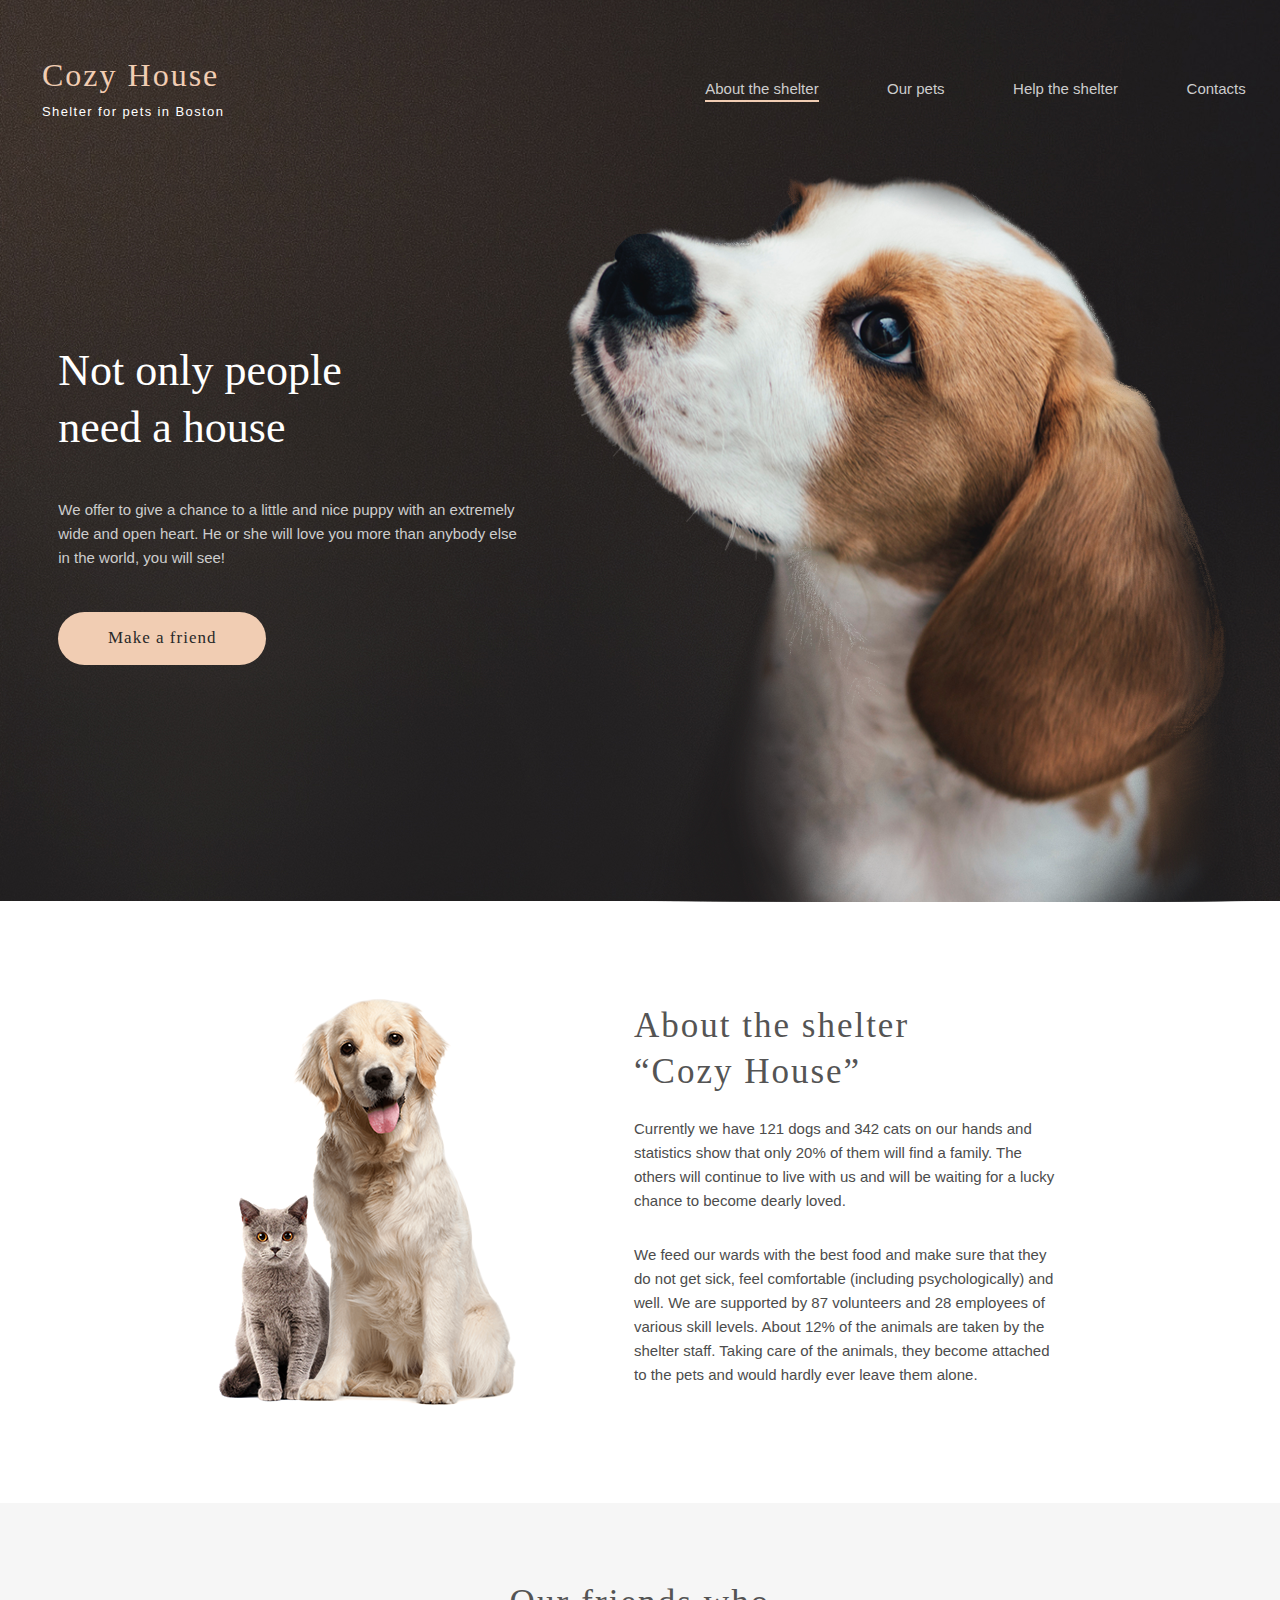
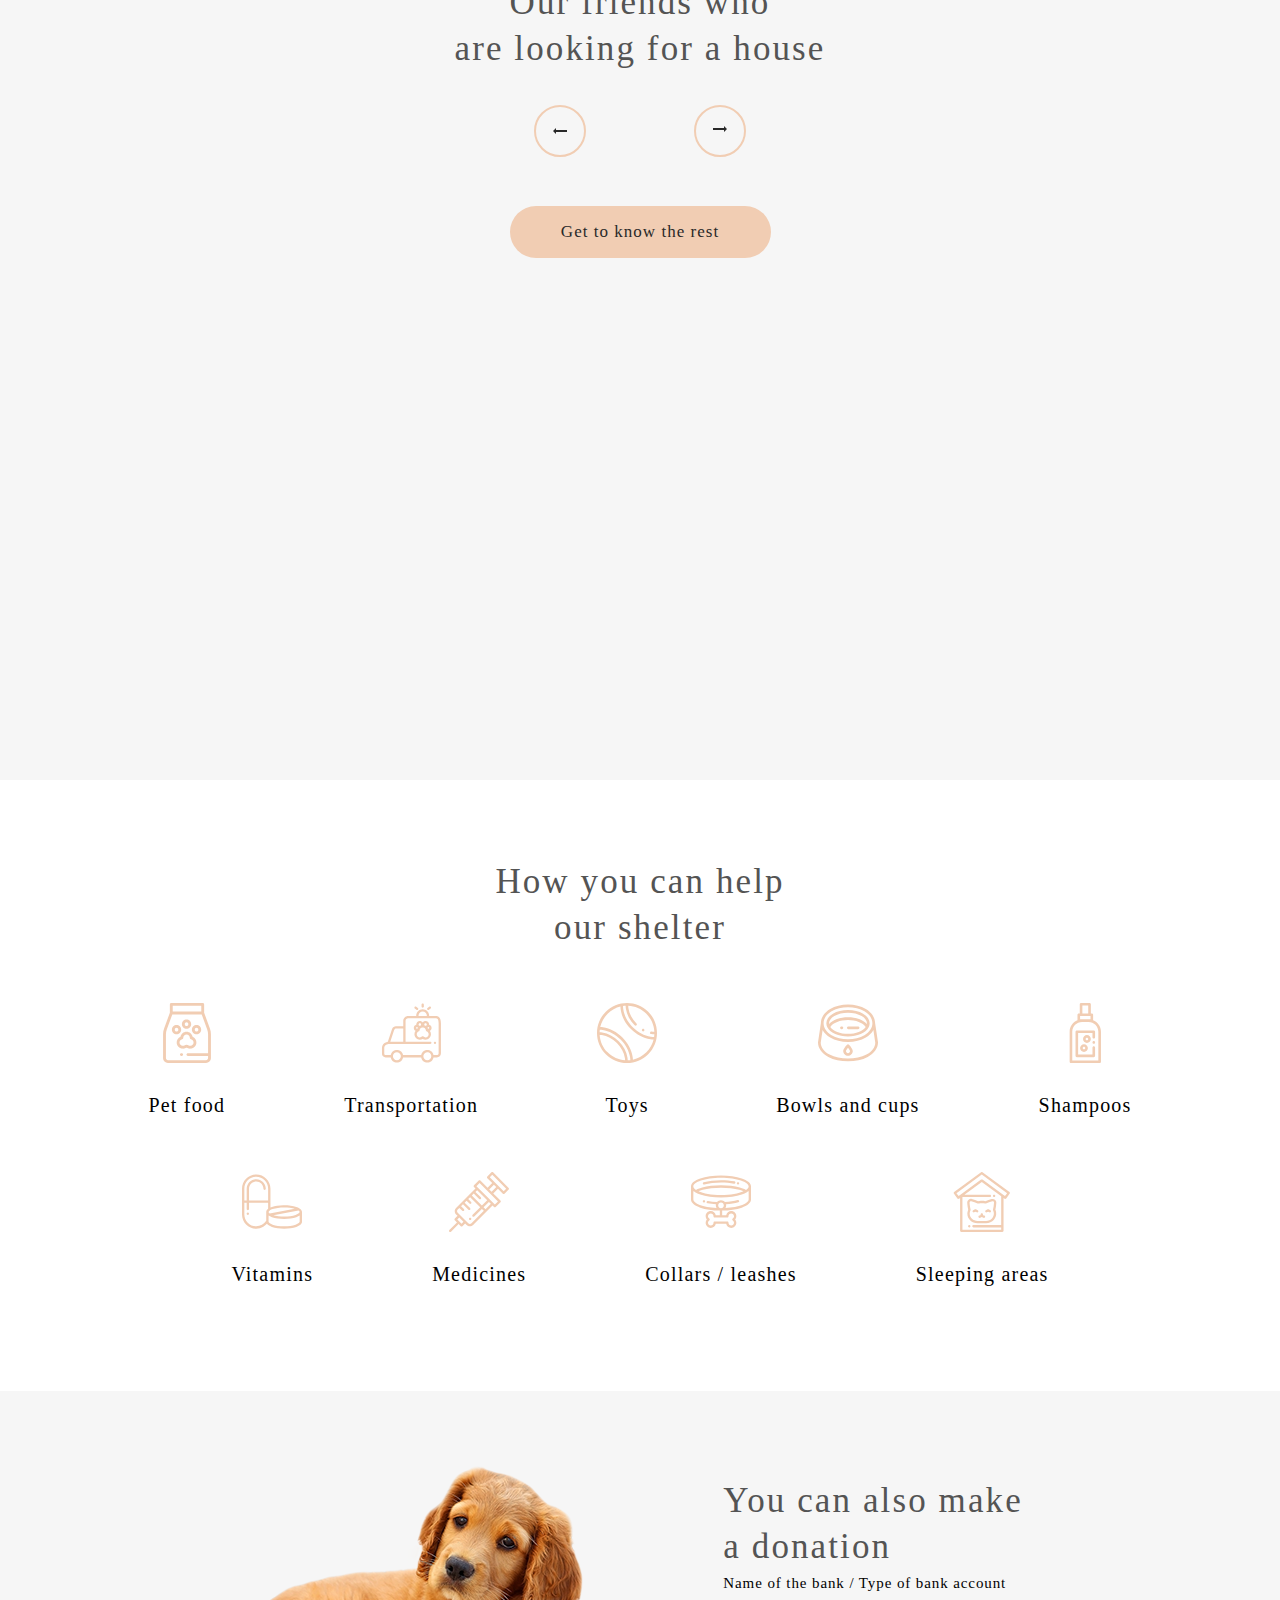
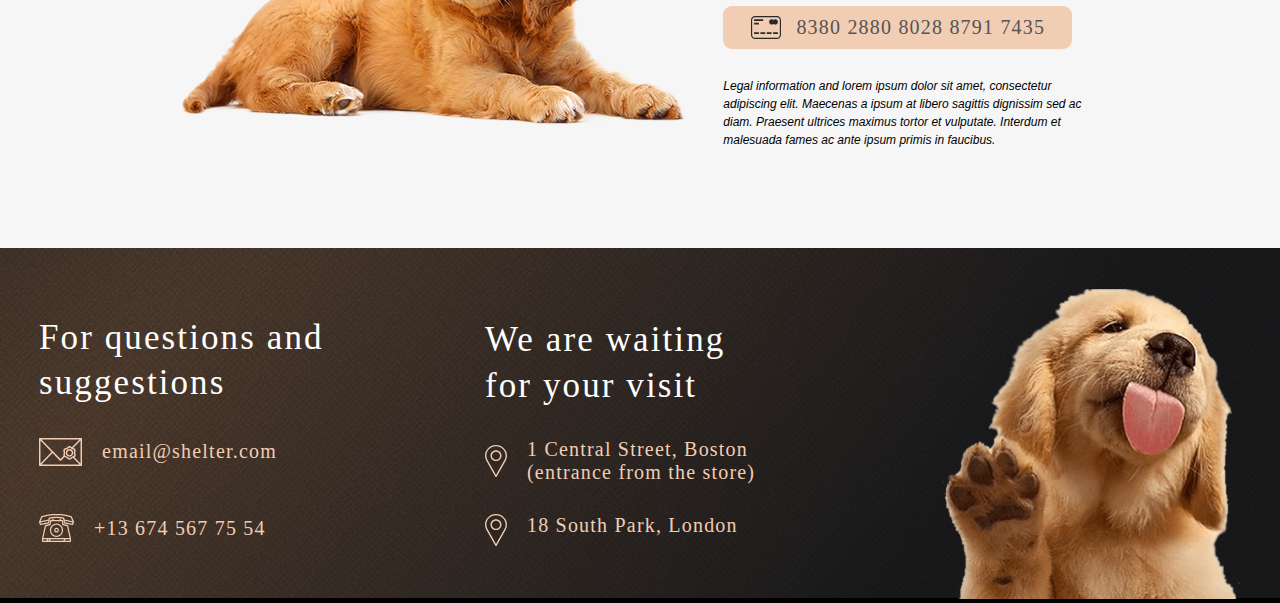
<file: pages/main/index.html>
<!DOCTYPE html>
<html lang="en">

<head>
    <meta charset="UTF-8" content="width=device-width, initial-scale=1.0">
    <title>Shelter</title>
    <link rel="stylesheet" href="../modal/style.css">
    <link rel="stylesheet" href="style.css">
    
</head>

<body>
    <div id="main">
        <header id="header">
            <nav>
                    <div id="logo" class="topcol1">
                        <a href="https://ana-kobakhidze.github.io/shelter/pages/main/index.html">
                            <h1>Cozy House</h1>
                            <h5>Shelter for pets in Boston</h5>
                        </a>
                    </div>
                    <div id="sideBar-icon" class="topcol2" >
                        <div class="lines"></div>
                        <div class="lines"></div>
                        <div class="lines"></div>
                    </div>
                    <div id="sideBar">
                    <div id="sideBar-logo">
                        <a href="https://ana-kobakhidze.github.io/shelter/pages/main/index.html">
                            <h1>Cozy House</h1>
                            <h5>Shelter for pets in Boston</h5>
                        </a>
                    </div>
                    <div id="sideBar-links">
                    <ul>
                        <li class="list item1">
                            <a class="active" href="https://ana-kobakhidze.github.io/shelter/pages/main/index.html#about">About the shelter</a>
                        </li>
                        <li class="list item2">
                            <a href="https://ana-kobakhidze.github.io/shelter/pages/pets/index.html">Our pets</a>
                        </li>
                        <li class="list item3">
                            <a href="https://ana-kobakhidze.github.io/shelter/pages/main/index.html#help">Help the shelter</a>
                        </li>
                        <li class="list item4">
                            <a href="https://ana-kobakhidze.github.io/shelter/pages/main/index.html#footer">Contacts</a>
                        </li>
                    </ul>
                </div>
                    </div>
                    <ul id="navLinks" class="topcol3">
                    <li class="list item1">
                        <a class="active" href="https://ana-kobakhidze.github.io/shelter/pages/main/index.html#about">About the shelter</a>
                    </li>
                    <li class="list item2">
                        <a href="https://ana-kobakhidze.github.io/shelter/pages/pets/index.html">Our pets</a>
                    </li>
                    <li class="list item3">
                        <a href="https://ana-kobakhidze.github.io/shelter/pages/main/index.html#help">Help the shelter</a>
                    </li>
                    <li class="list item4">
                        <a href="https://ana-kobakhidze.github.io/shelter/pages/main/index.html#footer">Contacts</a>
                    </li>
                </ul>
            </nav>
        </header>

        <div id="notOnly">
            <div id="notOnly-textarea">
            <h2>Not only people<br> need a house</h2>
            <p>We offer to give a chance to a little and nice puppy with an extremely wide and open heart. He or she will love you more than anybody else in the world, you will see!</p>
            <a href="#pets">Make a friend</a>
            </div>
            <img id="main-image" src="../../assets/images/start-screen-puppy.png">
        </div>
        <div id="about">
            <img id="pets-image" src="../../assets/images/about-pets.png" alt="cat&dog">
            <div id="right-block">
                <h3>About the shelter “Cozy House”</h3>
                <p>Currently we have 121 dogs and 342 cats on our hands and statistics show that only 20% of them will find a family. The others will continue to live with us and will be waiting for a lucky chance to become dearly loved.</p>
                <p>We feed our wards with the best food and make sure that they do not get sick, feel comfortable (including psychologically) and well. We are supported by 87 volunteers and 28 employees of various skill levels. About 12% of the animals are
                    taken by the shelter staff. Taking care of the animals, they become attached to the pets and would hardly ever leave them alone.</p>
            </div>
        </div>
        <div id="pets">
          <h3>Our friends who <br> are looking for a house</h3>
          <div id="petsItem2">
            <div id="myModal" class="modal">
                <div class="modal-content">
                  <span class="close">&times;</span>
                  <div id="pet-details">
                  <img id="pet-image">
                  <div id="modal-info">
                  <p id="pet-name"></p>
                  <p id="pet-breed"></p>
                  <p id="pet-description"></p>
                  <ul id="info-list">
                  <li id="pet-age"></li>
                  <li id="pet-inoculations"></li>
                  <li id="pet-diseases"></li>
                  <li id="parasites"></li>
                </ul>
                </div>
                </div>
            </div>
             </div>

    <span id="moveRight" class="right-arrow"><img src="../../assets/images/Arrow.svg" alt="right-button"></span>
    <span id="moveLeft" class="left-arrow"><img src="../../assets/images/left-arrow.svg" alt="left-button"></span>
            <ul id="card-list">
            </ul>
        </div>
            <a href="https://ana-kobakhidze.github.io/shelter/pages/pets/index.html">Get to know the rest</a>
        </div>
        <div id="help">
            <h3>How you can help<br>our shelter</h3>
            <ul id="first-row">
                <li>
                    <img src="../../assets/icons/pet-food.svg" alt="food-icon">
                    <p>Pet food</p>
                </li>
                <li>
                    <img src="../../assets/icons/transportation.svg" alt="Transportation-icon">
                    <p>Transportation</p>
                </li>
                <li>
                    <img src="../../assets/icons/toys.svg" alt="Toys-icon">
                    <p>Toys</p>
                </li>
                <li>
                    <img src="../../assets/icons/bowls-and-cups.svg" alt="Bowls-icon">
                    <p>Bowls and cups</p>
                </li>
                <li>
                    <img src="../../assets/icons/shampoos.svg" alt="Shampoos-icon">
                    <p>Shampoos</p>
                </li>
                <li>
                    <img src="../../assets/icons/vitamins.svg" alt="Vitamins-icon">
                    <p>Vitamins</p>
                </li>
                <li>
                    <img src="../../assets/icons/medicines.svg" alt="Medicines-icon">
                    <p>Medicines</p>
                </li>
                <li>
                    <img src="../../assets/icons/collars-or-leashes.svg" alt="Collars-icon">
                    <p>Collars / leashes</p>
                </li>
                <li>
                    <img src="../../assets/icons/sleeping-area.svg" alt="Sleeping-icon">
                    <p>Sleeping areas</p>
                </li>
            </ul>
        </div>
        <div id="in-addition">
            <img id="puppyimg" src="../../assets/images/donation-dog.png" alt="donation-dog">
            <div id="info">
                <h3>You can also make a donation</h3>
                <h5>Name of the bank / Type of bank account</h5>
                <a href="https://ana-kobakhidze.github.io/shelter/pages/main/index.html#notOnly" id="credit-card">
                    <img src="../../assets/icons/credit-card.svg" alt="credit-card">
                    <h4>8380 2880 8028 8791 7435</h4>
                </a>
                <p>Legal information and lorem ipsum dolor sit amet, consectetur adipiscing elit. Maecenas a ipsum at libero sagittis dignissim sed ac diam. Praesent ultrices maximus tortor et vulputate. Interdum et malesuada fames ac ante ipsum primis in
                    faucibus.
                </p>
            </div>
        </div>

        <footer id="footer">
            <div id="first-col">
                <h3 id="first-header">For questions and suggestions</h3>
                <a href="mailto:test@test.com" id="footer-first-row">
                    <img src="../../assets/icons/mail.svg" alt="mail-icon">
                    <h4>email@shelter.com</h4>
                </a>
                <a href="tel:+136745677554" id="footer-second-row">
                    <img src="../../assets/icons/phone.svg " alt="phone-icon ">
                    <h4>+13 674 567 75 54</h4>
                </a>
            </div>
            <div id="second-col">
                <h3 id="second-header">We are waiting for your visit</h3>
                <a href="https://goo.gl/maps/izc9oMzQBYgoMtQ8A" id="first-pin" target="_blank">
                    <img src="../../assets/icons/pin.svg" alt="pin-icon">
                    <h4>1 Central Street, Boston (entrance from the store)</h4>
                </a>
                <a href="https://goo.gl/maps/te8WfHMeorqpXWc86" id="second-pin" target="_blank">
                    <img src="../../assets/icons/pin.svg" alt="pin-icon">
                    <h4>18 South Park, London</h4>
                </a>
            </div>
            <img id="footer-puppy" src="../../assets/images/footer-puppy.png" alt="puppy">
        </footer>
    </div>
    <script src="../modal/script.js"></script>
    <script src="script.js"></script>
</body>

</html>
</file>
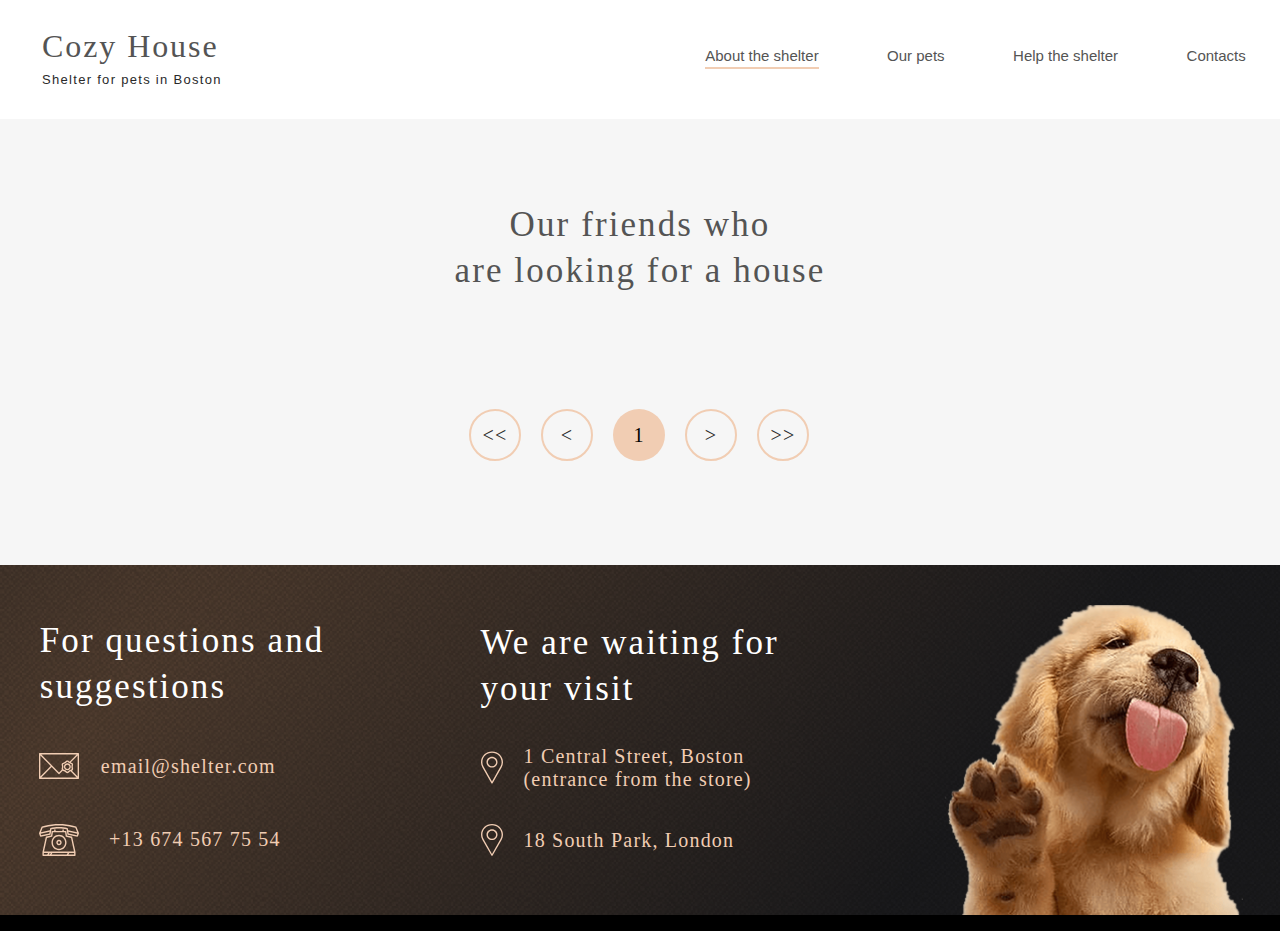
<file: pages/pets/index.html>
<!DOCTYPE html>
<html lang="en">

<head>
    <meta charset="UTF-8">
    <title>Shelter</title>
    <link rel="stylesheet" href="../modal/style.css">
    <link rel="stylesheet" href="style.css">
</head>

<body>
    <header id="header">
        <nav>
                <div id="logo" class="topcol1">
                    <a href="https://ana-kobakhidze.github.io/shelter/pages/main/index.html">
                        <h1>Cozy House</h1>
                        <h5>Shelter for pets in Boston</h5>
                    </a>
                </div>
                <div id="sideBar-icon" class="topcol2" >
                    <div class="lines"></div>
                    <div class="lines"></div>
                    <div class="lines"></div>
                </div>
                <div id="sideBar">
                <div id="sideBar-logo">
                    <a href="https://ana-kobakhidze.github.io/shelter/pages/main/index.html">
                        <h1>Cozy House</h1>
                        <h5>Shelter for pets in Boston</h5>
                    </a>
                </div>
                <div id="sideBar-links">
                <ul>
                    <li class="list item1">
                        <a class="active" href="https://ana-kobakhidze.github.io/shelter/pages/main/index.html#about">About the shelter</a>
                    </li>
                    <li class="list item2">
                        <a href="https://ana-kobakhidze.github.io/shelter/pages/pets/index.html">Our pets</a>
                    </li>
                    <li class="list item3">
                        <a href="https://ana-kobakhidze.github.io/shelter/pages/main/index.html#help">Help the shelter</a>
                    </li>
                    <li class="list item4">
                        <a href="https://ana-kobakhidze.github.io/shelter/pages/main/index.html#footer">Contacts</a>
                    </li>
                </ul>
            </div>
                </div>
                <ul id="navLinks" class="topcol3">
                <li class="list item1">
                    <a class="active" href="https://ana-kobakhidze.github.io/shelter/pages/main/index.html#about">About the shelter</a>
                </li>
                <li class="list item2">
                    <a href="https://ana-kobakhidze.github.io/shelter/pages/pets/index.html">Our pets</a>
                </li>
                <li class="list item3">
                    <a href="https://ana-kobakhidze.github.io/shelter/pages/main/index.html#help">Help the shelter</a>
                </li>
                <li class="list item4">
                    <a href="https://ana-kobakhidze.github.io/shelter/pages/main/index.html#footer">Contacts</a>
                </li>
            </ul>
        </nav>
    </header>
    <div id="pets-block">
        <h3 id="pets-block-title">Our friends who <br> are looking for a house</h3>
        <div id="myModal" class="modal">
            <div class="modal-content">
              <span class="close">&times;</span>
              <div id="pet-details">
              <img id="pet-image">
              <div id="modal-info">
              <p id="pet-name"></p>
              <p id="pet-breed"></p>
              <p id="pet-description"></p>
              <ul id="info-list">
              <li id="pet-age"></li>
              <li id="pet-inoculations"></li>
              <li id="pet-diseases"></li>
              <li id="parasites"></li>
            </ul>
            </div>
            </div>
        </div>
         </div>
        <ul id="listCard">
        </ul>
        <div id="page-counter">
            <a href="#"><button id="firstPage" class="enabled" type="button">&lt;&lt;</button></a>
            <a href="#"> <button id="prevPage" class="enabled" type="button">&lt;</button></a>
            <button id="currentPage" class="counter" type="button">1</button>
            <a href="#"> <button id="nextPage" class="enabled" type="button">&gt;</button></a>
            <a href="#"> <button id="lastPage" class="enabled" type="button">&gt;&gt;</button></a>
        </div>
    <footer id="footer">
        <div id="first-col">
            <h3 id="first-header">For questions and suggestions</h3>
            <a href="mailto:test@test.com" id="footer-first-row">
                <img src="../../assets/icons/mail.svg" alt="mail-icon">
                <h4>email@shelter.com</h4>
            </a>
            <a href="tel:+136745677554" id="footer-second-row">
                <img src="../../assets/icons/phone.svg " alt="phone-icon ">
                <h4>+13 674 567 75 54</h4>
            </a>
        </div>
        <div id="second-col">
            <h3 id="second-header">We are waiting for your visit</h3>
            <a href="https://goo.gl/maps/izc9oMzQBYgoMtQ8A" id="first-pin" target="_blank">
                <img src="../../assets/icons/pin.svg" alt="pin-icon">
                <h4>1 Central Street, Boston (entrance from the store)</h4>
            </a>
            <a href="https://goo.gl/maps/te8WfHMeorqpXWc86" id="second-pin" target="_blank">
                <img src="../../assets/icons/pin.svg" alt="pin-icon">
                <h4>18 South Park, London</h4>
            </a>
        </div>
        <img id="footer-puppy" src="../../assets/images/footer-puppy.png" alt="puppy">
    </footer>
    <script src="../modal/script.js"></script>
    <script src="script.js"></script>
</body>

</html>
</file>
<file: pages/modal/style.css>
*{
  box-sizing: border-box;
  font-family: 'Georgia';
  font-style: normal;
  font-weight: 400;
}
.modal {
  display: none;
  position: fixed;
  z-index: 1;
  padding-top: 100px;
  left: 0;
  top: 0;
  width: 100%;
  height: 100%;
  overflow: auto;
  background-color: rgb(0, 0, 0);
  background-color: rgba(0, 0, 0, 0.4);

}

.modal-content {
  background-color: #fefefe;
  margin: auto;
  padding: 20px;
  border: 1px solid #888;
  max-width: 900px;
  border-radius: 10px;
}

.close {
  padding: 9px 15px;
  font-size: 28px;
  font-weight: bold;
  border: 2px solid #F1CDB3;
  border-radius: 100px;
  position: absolute;
  right: 348px;
  top: 51px;
}

.close:hover,
.close:focus {
  background-color: #F1CDB3;
  text-decoration: none;
  cursor: pointer;
}
#pet-details {
  display: flex;

}
#pet-image {
  width: 500px;
  height: 500px;
}
#modal-info{
  text-align: left;
  margin-left: 22px;
}
#pet-name {
  font-size: 35px;
  line-height: 130%;
  letter-spacing: 0.06em;
  color: #000000;
  margin-top: 20px;
  margin-bottom: 0;
}
#pet-breed {
  font-size: 20px;
  line-height: 115%;
  letter-spacing: 0.06em;
  color: #000000;
  margin: 0;
}
#pet-description {
  font-size: 15px;
  line-height: 110%;
  letter-spacing: 0.06em;
  color: #000000;
  margin-top: 49px;
}
#info-list{
  list-style: none;
  margin-top: 42px;
  padding: 0;
}
#info-list li::before {
  content: "\2022"; 
  color: #F1CDB3;;
  font-weight: bold; 
  display: inline-block;
  width: 1em; 

}
#info-list li{
  font-weight: 700;
  font-size: 15px;
  line-height: 110%;
  letter-spacing: 0.06em;
  color: #000000;
  margin-bottom: 10px;
}
</file>
<file: pages/main/style.css>
@font-face {
  font-family: "Georgia", "ARIAL";
  src: url("/assets/fonts/Georgia.ttf"), url("/assets/fonts/ARIAL.TTF");
}

* {
  box-sizing: border-box;
}

body {
  background: black;
  text-align: center;
  margin: auto;
  max-width: 1280px;
  overflow-x: hidden;
}

#main {
  background: url("../../assets/images/start-screen-background.jpg") no-repeat;
  max-width: 1280px;
}

#logo a {
  text-decoration: none;
}
#header {
  height: 174px;
}
header h1 {
  font-family: "Georgia", serif;
  font-style: normal;
  font-weight: 400;
  font-size: 32px;
  letter-spacing: 2px;
  line-height: 110%;
  color: #f1cdb3;
  margin-top: 36px;
  margin-bottom: 0;
}

header h5 {
  font-family: "ARIAL", sans-serif;
  letter-spacing: 1.4px;
  font-style: normal;
  font-weight: 400;
  font-size: 13px;
  margin-top: 11px;
  color: #ffffff;
}
nav {
  display: flex;
  padding: 0;
  margin: 0;
}
#navLinks {
  display: flex;
  list-style: none;
  height: 2rem;
}

#navLinks a {
  text-decoration: none;
  font-family: "Arial";
  font-style: normal;
  font-weight: 400;
  font-size: 15px;
  line-height: 160%;
  color: #cdcdcd;
}

#navLinks a:hover {
  color: #fafafa;
  padding-bottom: 3px;
  border-bottom: 2px solid #f1cdb3;
}
.topcol1 {
  flex: 3 7;
  text-align: left;
  padding: 22px 22px 22px 42px;
}
.topcol2 {
  flex: 2;
}
.topcol3 {
  flex: 3 2 2px;
  padding: 0;
  margin-top: 77px;
  display: flex;
  justify-content: space-around;
}
/* hidden side bar*/
#sideBar {
  display: none;
  flex-direction: column;
  background-color: #292929;
  transition: all 1s ease-in-out;
  width: 320px;
  z-index: 2;
  position: absolute;
  height: 100vh;
  right: -320px;
}

#sideBar-logo {
  display: none;
  padding-left: 17px;
}

#sideBar-icon {
  display: none;
  z-index: 3;
}
#sideBar-links {
  display: none;
  justify-content: center;
  margin-top: 41px;
}
.hiddenScroll {
  overflow: -moz-scrollbars-horizontal;
  overflow-y: hidden;
  overflow-x: auto;
}
#sideBar-links ul {
  list-style: none;
  padding: 0;
}
#sideBar-links li {
  margin-top: 30px;
}
#sideBar-links a {
  color: #cdcdcd;
}
.menu-overlay {
  background-color: #211f20;
  margin: 0;
  cursor: pointer;
  width: 100%;
  height: 100%;
  z-index: 1;
  opacity: 90%;
  position: absolute;
  transition: 0.5s;
  top: 0;
}
/* ------------------ */
.lines {
  width: 35px;
  height: 5px;
  background-color: #f1cdb3;
  border-radius: 10px;
  margin-bottom: 8px;
}

.active {
  color: #fafafa;
  padding-bottom: 3px;
  border-bottom: 2px solid #f1cdb3;
}
/* notOnly block flex container */
#notOnly {
  max-width: 1280px;
  height: 727px;
  display: flex;
  flex-direction: column;
  flex-wrap: wrap;
  align-content: space-around;
  padding-left: 40px;
}
#notOnly-textarea {
  display: inline-flex;
  flex-direction: column;
  padding-top: 168px;
  row-gap: 42px;
}
#notOnly h2 {
  text-align: left;
  font-family: "Georgia";
  font-style: normal;
  font-weight: 400;
  font-size: 44px;
  line-height: 130%;
  color: #ffffff;
  margin: 0;
}

#notOnly p {
  font-family: "Arial";
  font-style: normal;
  font-weight: 400;
  font-size: 15px;
  max-width: 469px;
  text-align: left;
  margin: 0;
  line-height: 160%;
  color: #cdcdcd;
}

#notOnly a {
  padding: 15px 44px;
  width: 208px;
  text-decoration: none;
  font-family: "Georgia";
  font-style: normal;
  font-weight: 400;
  font-size: 17px;
  line-height: 130%;
  color: #292929;
  letter-spacing: 0.06em;
  background: #f1cdb3;
  border-radius: 100px;
}

#notOnly a:hover {
  background: #fddcc4;
}

#main-image {
  flex-shrink: 3;
  flex-grow: 1;
  width: 698px;
  height: 728px;
}

/* about flex container */
#about {
  width: 1280px;
  height: 602px;
  display: flex;
  background-color: #ffffff;
  padding-left: 217px;
  flex-direction: column;
  flex-wrap: wrap;
  justify-content: space-around;
}

#pets-image {
  width: 300px;
  height: 408px;
}

#right-block {
  display: flex;
  flex-direction: column;
  padding-right: 99px;
}

#right-block h3 {
  width: 336px;
  height: 90px;
  font-family: "Georgia";
  font-style: normal;
  font-weight: 400;
  font-size: 35px;
  margin: 0;
  line-height: 130%;
  color: #545454;
  position: relative;
  bottom: 4px;
  letter-spacing: 2px;
  text-align: left;
}

#right-block p {
  position: relative;
  top: 5px;
  font-family: "Arial";
  font-style: normal;
  font-weight: 400;
  font-size: 15px;
  text-align: left;
  width: 430px;
  line-height: 160%;
  color: #4c4c4c;
}
/* pets block flex container */
#pets {
  width: 1280px;
  height: 877px;
  background: #f6f6f6;
  display: flex;
  flex-direction: column;
  align-items: center;
}

#pets h3 {
  font-family: "Georgia";
  font-style: normal;
  font-weight: 400;
  font-size: 35px;
  letter-spacing: 0.06em;
  line-height: 130%;
  width: 400px;
  height: 90px;
  color: #545454;
  margin-top: 77px;
}
#petsItem2 {
  display: flex;
  align-items: center;
  column-gap: 54px;
}
.right-arrow {
  border: 2px solid #f1cdb3;
  border-radius: 100px;
  padding: 11px 13px;
  cursor: pointer;
  width: 52px;
  order: 1;
  height: 52px;
}

.right-arrow:hover {
  background: #fddcc4;
}

.right-arrow img {
  cursor: pointer;
}

.left-arrow {
  width: 52px;
  height: 52px;
  border: 2px solid #f1cdb3;
  border-radius: 100px;
  padding: 13px;
}

.left-arrow:hover {
  background: #fddcc4;
  cursor: pointer;
}

.left-arrow img {
  cursor: pointer;
}

#card-list {
  display: flex;
  column-gap: 91px;
  padding: 0;
  justify-content: space-between;
  list-style: none;
  animation: fadein 2s;
}
@keyframes fadein {
  from {
    opacity: 0;
  }
  to {
    opacity: 1;
  }
}
#card-list li {
  width: 270px;
  height: 435px;
  display: flex;
  flex-direction: column;
  border-radius: 9px;
  align-items: center;
  background: #fafafa;
  justify-content: space-around;
}

#card-list li:hover {
  background: #ffffff;
  cursor: pointer;
}
.hiddenItem {
  display: flex;
}
.hiddenItemMobile {
  display: flex;
}

#card-list li h5 {
  font-family: "Georgia";
  font-style: normal;
  font-weight: 400;
  font-size: 20px;
  line-height: 23px;
  color: #545454;
  letter-spacing: 0.06em;
}

#card-list li button {
  border: 2px solid #f1cdb3;
  box-sizing: border-box;
  border-radius: 100px;
  background-color: #fafafa;
  width: 187px;
  height: 52px;
  font-family: "Georgia";
  font-style: normal;
  font-weight: 400;
  font-size: 17px;
  line-height: 130%;
  letter-spacing: 0.06em;
  color: #292929;
  margin-bottom: 24px;
}

#card-list li:hover > button {
  background: #fddcc4;
  cursor: pointer;
}

#pets a {
  background: #f1cdb3;
  border-radius: 100px;
  font-family: "Georgia";
  font-style: normal;
  font-weight: 400;
  font-size: 17px;
  line-height: 130%;
  letter-spacing: 0.06em;
  text-decoration: none;
  color: #292929;
  padding: 15px 0;
  width: 261px;
  margin-top: 49px;
  height: 52px;
}

#pets a:hover {
  background: #fddcc4;
}
/* help block flex container */
#help {
  width: 1280px;
  height: 611px;
  background: #ffffff;
  display: flex;
  flex-direction: column;
  align-items: center;
}

#help img {
  width: 60px;
  height: 60px;
}

#help h3 {
  width: 310px;
  height: 90px;
  font-family: "Georgia";
  font-style: normal;
  font-weight: 400;
  font-size: 35px;
  line-height: 130%;
  letter-spacing: 0.06em;
  color: #545454;
  padding-top: 44px;
}

#first-row {
  display: flex;
  width: 1031px;
  padding: 0;
  column-gap: 119px;
  row-gap: 46px;
  justify-content: center;
  flex-wrap: wrap;
  padding-top: 47px;
}

#first-row li {
  display: flex;
  flex-direction: column;
  align-items: center;
}

#first-row p {
  position: relative;
  top: 11px;
  font-family: "Georgia";
  font-style: normal;
  font-weight: 400;
  font-size: 20px;
  line-height: 115%;
  text-align: center;
  letter-spacing: 0.06em;
}

#in-addition {
  padding-left: 145px;
  width: 1280px;
  height: 462px;
  background: #f6f6f6;
  padding-bottom: 54px;
  display: flex;
  justify-content: space-evenly;
  align-items: center;
  padding-right: 140px;
}

#info img {
  width: 505px;
  height: 261px;
}
#puppyimg {
  width: 505px;
  height: 261px;
}

#info {
  display: flex;
  flex-direction: column;
  justify-content: space-around;
  height: 298px;
  margin-top: 49px;
}

#info h3 {
  width: 300px;
  height: 79px;
  font-family: "Georgia";
  font-style: normal;
  font-weight: 400;
  font-size: 35px;
  line-height: 130%;
  letter-spacing: 0.06em;
  text-align: left;
  color: #545454;
  margin: 0;
}

#info h5 {
  position: relative;
  top: 2px;
  font-family: "Georgia";
  font-style: normal;
  font-weight: 400;
  font-size: 15px;
  line-height: 110%;
  letter-spacing: 0.06em;
  text-align: left;
  margin: 0;
}

#credit-card {
  display: flex;
  background: #f1cdb3;
  border-radius: 9px;
  width: 349px;
  height: 43px;
  align-items: center;
  justify-content: center;
  text-decoration: none;
}

#credit-card:hover {
  background: #fddcc4;
  cursor: pointer;
}

#credit-card h4 {
  position: relative;
  left: 8px;
  font-family: "Georgia";
  font-style: normal;
  font-weight: 400;
  font-size: 20px;
  line-height: 115%;
  letter-spacing: 0.06em;
  color: #545454;
}

#credit-card img {
  position: relative;
  top: 0;
  right: 7px;
  width: 30px;
  height: 23px;
}

#info p {
  width: 380px;
  height: 72px;
  text-align: left;
  font-family: "Arial";
  font-style: italic;
  font-weight: 400;
  font-size: 12px;
  line-height: 18px;
}

#footer {
  background: url(../../assets/images/footer-gradient-background.png);
  width: 1280px;
  height: 350px;
  position: relative;
  bottom: 5px;
  display: flex;
  align-items: center;
  column-gap: 146px;
  justify-content: center;
}

#first-col {
  display: flex;
  padding-left: 0;
  flex-direction: column;
  justify-content: space-around;
}

#footer-first-row {
  display: flex;
  text-decoration: none;
  justify-content: flex-start;
  column-gap: 20px;
  align-items: center;
}

#footer-second-row {
  display: flex;
  text-decoration: none;
  justify-content: flex-start;
  column-gap: 20px;
  align-items: center;
}

#first-header {
  font-family: "Georgia";
  font-style: normal;
  font-weight: 400;
  font-size: 35px;
  line-height: 130%;
  letter-spacing: 0.06em;
  color: #ffffff;
  text-align: left;
  width: 300px;
  margin-bottom: 8px;
}

#first-col h4 {
  font-family: "Georgia";
  font-style: normal;
  font-weight: 400;
  font-size: 20px;
  line-height: 115%;
  letter-spacing: 0.06em;
  color: #f1cdb3;
}
#first-col img {
  height: 28px;
}

#second-col {
  text-align: left;
  display: flex;
  flex-direction: column;
  justify-content: space-around;
  row-gap: 30px;
  width: 310px;
  padding-top: 17px;
}

#second-header {
  font-family: "Georgia";
  font-style: normal;
  font-weight: 400;
  font-size: 35px;
  line-height: 130%;
  letter-spacing: 0.06em;
  color: #ffffff;
  width: 273px;
  margin: 0;
}

#first-pin {
  display: flex;
  text-decoration: none;
  align-items: center;
  column-gap: 20px;
  width: 299px;
}
#first-pin img {
  width: 22px;
  height: 32px;
}

#second-pin {
  display: flex;
  column-gap: 20px;
  text-decoration: none;
}

#second-col h4 {
  font-family: "Georgia";
  font-style: normal;
  font-weight: 400;
  font-size: 20px;
  line-height: 115%;
  width: 300px;
  letter-spacing: 0.06em;
  color: #f1cdb3;
  margin: 0;
}

#footer-puppy {
  width: 300px;
  margin-top: 42px;
  height: 310px;
}

@media screen and (max-width: 767.9px) {
  body {
    max-width: 768px;
  }
  #main {
    background-size: 768px 1165px;
    max-width: 768px;
  }
  #header {
    height: 114px;
  }
  #navLinks {
    display: none;
  }
  #sideBar-icon {
    flex: 1 7;
    display: flex;
    flex-direction: column;
    align-items: flex-end;
    cursor: pointer;
    flex-direction: column;
    align-items: center;
    cursor: pointer;
    padding-right: 14px;
    margin-top: 45px;
    /* margin-left: 413px; */
    justify-content: center;
  }

  #header {
    height: 91px;
  }
  .topcol1 {
    flex-shrink: 2;
    flex-grow: 8;
    padding: 0 0 0 28px;
  }

  header h5 {
    margin: 0;
    line-height: 19px;
  }
  .topcol2 {
    display: flex;
    flex-direction: column;
    align-items: flex-end;
    height: 39px;
    padding-right: 30px;
    cursor: pointer;
  }
  .topcol3 {
    display: none;
  }
  nav a {
    font-family: "Arial";
    font-style: normal;
    font-weight: 400;
    font-size: 32px;
    line-height: 160%;
    display: flex;
    text-decoration: none;
    flex-direction: column;
  }
  .lines {
    width: 28px;
    height: 2px;
    background-color: #f1cdb3;
    border-radius: 10px;
    margin-bottom: 8px;
  }

  #notOnly {
    flex-wrap: nowrap;
    align-items: center;
    height: 1074px;
    max-width: 768px;
  }
  #notOnly-textarea {
    padding-top: 62px;
    row-gap: 38px;
  }
  #notOnly h2 {
    margin-right: 119px;
    padding: 0;
  }
  #notOnly p {
    padding: 0;
    width: 462px;
  }
  #notOnly a {
    margin-top: 4px;
    margin-left: 122px;
  }
  #main-image {
    width: 569px;
    height: 593px;
    margin-top: 102px;
    margin-left: 125px;
  }
  #about {
    width: 768px;
    height: 1053px;
    align-items: center;
    padding-left: 99px;
    padding-top: 48px;
  }
  #pets-image {
    order: 1;
    margin-bottom: 65px;
    margin-right: 103px;
  }
  #pets {
    width: 768px;
  }
  #petsItem2 {
    column-gap: 12px;
  }
  #card-list {
    column-gap: 45px;
  }
  #card-list .hiddenItem {
    display: none;
  }
  #pets a {
    margin-top: 44px;
  }
  #help {
    width: 768px;
    height: 773px;
  }
  #first-row {
    width: 768px;
    column-gap: 64px;
  }
  #first-row li {
    width: 166px;
  }
  #in-addition {
    width: 768px;
    height: 789px;
    flex-direction: column;
    padding-bottom: 0;
  }
  #info img {
    order: 1;
    margin-bottom: 20px;
  }
  #puppyimg {
    order: 1;
    margin-bottom: 20px;
  }
  #info {
    row-gap: 20px;
    height: 277px;
    margin-top: 0;
  }
  #info h3 {
    margin: 0;
  }
  #credit-card img {
    top: 10px;
    right: 281px;
  }
  #credit-card h4 {
    left: 39px;
  }
  #info p {
    margin-top: 0;
    top: 0;
  }
  #footer {
    width: 768px;
    height: 639px;
    column-gap: 44px;
    flex-wrap: wrap;
    background-size: inherit;
  }
}

@media (max-width: 320px) {
  body {
    max-width: 320px;
  }

  .topcol1 {
    padding: 0 0 0 10px;
  }
  #notOnly {
    height: 734px;
  }
  #notOnly-textarea {
    padding-top: 24px;
    row-gap: 0px;
    align-items: center;
  }
  #notOnly h2 {
    text-align: center;
    font-size: 25px;
    margin: 0;
    margin-top: 36px;
    height: 107px;
    letter-spacing: 0.06em;
  }
  #notOnly p {
    text-align: center;
    max-width: 301px;
  }
  #notOnly a {
    margin-top: 38px;
    margin-left: 5px;
  }
  #main-image {
    width: 260px;
    height: 272px;
    margin-top: 107px;
    margin-left: 55px;
  }
  #about {
    width: 320px;
    height: 974px;
    text-align: center;
    padding: 0;
    flex-wrap: wrap;
  }
  #pets-image {
    width: 260px;
    height: 353.6px;
    margin-right: 115px;
    margin-bottom: 19px;
  }
  #right-block {
    align-items: center;
    row-gap: 22px;
  }
  #right-block h3 {
    font-size: 25px;
    line-height: 130%;
    text-align: center;
    width: 321px;
    padding: 23px 19px 0 24px;
    letter-spacing: 0.06em;
  }
  #right-block p {
    width: 269px;
    margin: 0;
    text-align: justify;
  }
  #pets {
    width: 320px;
    height: 789px;
  }
  #card-list .hiddenItemMobile {
    display: none;
  }
  #pets h3 {
    letter-spacing: 0.06em;
    font-size: 25px;
    line-height: 130%;
    margin-top: 42px;
    margin-bottom: 0;
  }
  .right-arrow {
    order: 2;
  }
  .left-arrow {
    order: 1;
  }
  #petsItem2 {
    justify-content: center;
    flex-wrap: wrap;
    column-gap: 83px;
    row-gap: 5px;
  }
  #pets a {
    margin-top: 42px;
  }
  #help {
    width: 320px;
    height: 748px;
  }
  #help h3 {
    font-size: 25px;
    line-height: 130%;
    letter-spacing: 0.06em;
    margin-top: 0px;
  }
  #first-row {
    width: 350px;
    column-gap: 0px;
    row-gap: 24px;
    margin-top: 35px;
    padding-top: 0;
    justify-content: flex-start;
  }
  #first-row p {
    font-size: 15px;
  }
  #first-row li {
    width: 170px;
  }
  #help img {
    width: 50px;
    height: 50px;
  }
  #first-row p {
    font-size: 15px;
    letter-spacing: 0.06em;
    margin-top: 11px;
  }
  #in-addition {
    width: 320px;
    height: 549px;
    padding-right: 0;
    padding-left: 0;
  }
  #info {
    align-items: center;
  }
  #info h3 {
    text-align: center;
    letter-spacing: 0.06em;
    font-size: 25px;
    line-height: 130%;
    width: 225px;
  }
  #info h5 {
    letter-spacing: 0;
  }
  #credit-card {
    width: 280px;
  }
  #info p {
    width: 278px;
    text-align: justify;
    margin: 10px;
  }
  #info img {
    right: 213px;
  }
  #puppyimg {
    width: 260px;
    height: 135.2px;
    margin-bottom: 10px;
  }
  #credit-card h4 {
    font-size: 15px;
  }
  #footer {
    width: 320px;
    height: 813px;
  }
  #footer-puppy {
    width: 260px;
    height: 269px;
    margin-top: 63px;
  }
  #footer h3 {
    font-size: 25px;
    text-align: center;
  }
  #footer a {
    font-size: 20px;
    justify-content: center;
  }
  #second-col {
    align-items: center;
  }
  #second-col h4 {
    width: 257px;
  }
}
</file>
<file: pages/pets/style.css>
@font-face {
  font-family: "Georgia", "ARIAL";
  src: url("/assets/fonts/Georgia.ttf"), url("/assets/fonts/ARIAL.TTF");
}
*{
  text-decoration: none;
  list-style-type: none;
}
body {
  background: black;
  text-align: center;
  margin: auto;
  max-width: 1280px;
  overflow-x: hidden;
}

header {
  background-color: #ffffff;
  height: 135px;
}
#pets-logo {
  flex: 1;
  padding-left: 41px;
  padding-bottom: 21px;
}




header h1 {
  font-family: "Georgia";
  font-style: normal;
  font-weight: 400;
  font-size: 32px;
  line-height: 110%;
  text-align: left;
  letter-spacing: 0.06em;
  color: #545454;
  margin: 0;
}

header h5 {
  font-family: "Arial";
  font-style: normal;
  font-weight: 400;
  font-size: 13px;
  line-height: 15px;
  letter-spacing: 0.1em;
  color: #292929;
  text-align: left;
  margin: 0;
  margin-top: 8px;
}

nav {
  display: flex;
  padding: 0;
  margin: 0;
}

#navLinks a {
  text-decoration: none;
  font-family: "Arial";
  font-style: normal;
  font-weight: 400;
  font-size: 15px;
  line-height: 160%;
  color: #545454;
}

#navLinks a:hover {
  color: #fafafa;
  padding-bottom: 3px;
  border-bottom: 2px solid #f1cdb3;
}
.topcol1 {
  flex: 3 7;
  text-align: left;
  padding: 29px 22px 22px 42px;
}
.topcol2 {
  flex: 2;
}
.topcol3 {
  flex: 3 2 2px;
  padding: 0;
  margin-top: 44px;
  display: flex;
  justify-content: space-around;
}

.active {
  color: #292929;
  padding-bottom: 3px;
  border-bottom: 2px solid #f1cdb3;
}
.lines {
  width: 35px;
  height: 5px;
  background-color: #f1cdb3;
  border-radius: 10px;
  margin-bottom: 8px;
}

/* hidden side bar*/
#sideBar{
  display: flex;
  flex-direction: column;
  background-color: #f6f6f6;;
  transition: all 1s ease-in-out;
  width: 320px;
  z-index:2;
  position: absolute;
  height: 100vh;
  right: -320px;
}

#sideBar-logo{
  display: none;
  margin-top: 31px;
  padding-left: 17px;
}

#sideBar-icon {
  display: none;
  z-index:3;
}
#sideBar-links{
  display: none;
  justify-content: center;
  margin-top: 41px;
}
.hiddenScroll {
  overflow: -moz-scrollbars-horizontal;
  overflow-y: hidden;
  overflow-x: auto;
  }
  #sideBar-links ul{
    list-style: none;
    padding:0;
  }
  #sideBar-links li{
    margin-top: 30px;
  }
  #sideBar-links a{
    color: #545454;
  }
  .menu-overlay{
    background-color: #211F20;
    margin: 0;
cursor:pointer;
    width: 100%;
    height: 100%;
    z-index: 1;
    opacity: 90%;
    position: absolute;
    transition: 0.5s;
    top:0;
  }
/* ------------------ */
/* pets block flex container */
#pets-block {
  max-width: 1280px;
  background: #f6f6f6;
  margin: 0;
  position: relative;
  bottom: 16px;
}

#pets-block-title {
  font-family: "Georgia";
  font-style: normal;
  font-weight: 400;
  font-size: 35px;
  letter-spacing: 0.06em;
  line-height: 130%;
  color: #545454;
  position: relative;
  top: 83px;
  margin: 0;
}

#listCard {
  display: flex;
  position: relative;
  top: 141px;
  margin: 0;
  padding: 0;
  flex-wrap: wrap;
  justify-content: space-evenly;
  row-gap: 31px;
}

#listCard li {
  width: 270px;
  height: 435px;
  display: flex;
  flex-direction: column;
  border-radius: 9px;
  align-items: center;
  background: #fafafa;
  animation: fadein 2s;
}
@keyframes fadein {
  from { opacity: 0; }
  to   { opacity: 1; }
}

#listCard li:hover {
  background: #ffffff;
  cursor: pointer;
  box-shadow: rgba(149, 157, 165, 0.2) 0px 8px 24px;
}

#listCard h5 {
  font-family: "Georgia";
  font-style: normal;
  font-weight: 400;
  font-size: 20px;
  line-height: 23px;
  color: #545454;
  letter-spacing: 0.06em;
}

#listCard button {
  border: 2px solid #f1cdb3;
  box-sizing: border-box;
  border-radius: 100px;
  background-color: #fafafa;
  width: 187px;
  height: 52px;
  font-family: "Georgia";
  font-style: normal;
  font-weight: 400;
  font-size: 17px;
  line-height: 130%;
  letter-spacing: 0.06em;
  color: #292929;
}

#listCard li:hover > button {
  background: #fddcc4;
  cursor: pointer;
}

#page-counter {
  padding: 199px 0 104px 0;
}

#page-counter button {
  width: 52px;
  position: relative;
  left: 7px;
  height: 52px;
  margin-right: 16px;
  border-radius: 100px;
  font-family: "Georgia";
  font-style: normal;
  font-weight: 400;
  font-size: 20px;
  line-height: 115%;
  letter-spacing: 0.06em;
}
#listCard .hidden {
  display: flex;
}
.disabled {
  color: #cdcdcd;
  border: 2px solid #cdcdcd;
  background: #f6f6f6;
}

.counter {
  background: #f1cdb3;
  border: none;
}

.enabled {
  border: 2px solid #f1cdb3;
  color: #292929;
  background: #f6f6f6;
}

.enabled:hover {
  background: #fddcc4;
  cursor: pointer;
}

#footer {
  background: url(../../assets/images/footer-gradient-background.png);
  width: 1280px;
  height: 350px;
  position: relative;
  display: flex;
  justify-content: space-evenly;
}

#first-col {
  display: flex;
  flex-direction: column;
  position: relative;
  right: 15px;
  width: 239px;
  justify-content: space-around;
}

#footer-first-row {
  display: flex;
  position: relative;
  bottom: 16px;
  right: 51px;
  width: 217px;
  text-decoration: none;
  padding: 0;
  justify-content: space-between;
}

#footer-second-row {
  display: flex;
  position: relative;
  bottom: 31px;
  right: 51px;
  width: 222px;
  padding: 0;
  text-decoration: none;
  justify-content: space-between;
}

#first-header {
  position: relative;
  right: 50px;
  top: 12px;
  font-family: "Georgia";
  font-style: normal;
  font-weight: 400;
  font-size: 35px;
  line-height: 130%;
  letter-spacing: 0.06em;
  color: #ffffff;
  text-align: left;
  width: 300px;
}

#first-col h4 {
  font-family: "Georgia";
  font-style: normal;
  font-weight: 400;
  font-size: 20px;
  line-height: 115%;
  letter-spacing: 0.06em;
  color: #f1cdb3;
  position: relative;
  left: 20px;
}

#second-col {
  text-align: left;
  position: relative;
  left: 32px;
}

#second-header {
  position: relative;
  top: 20px;
  font-family: "Georgia";
  font-style: normal;
  font-weight: 400;
  font-size: 35px;
  line-height: 130%;
  letter-spacing: 0.06em;
  color: #ffffff;
  width: 300px;
}

#first-pin {
  display: flex;
  position: relative;
  bottom: 8px;
  text-decoration: none;
}

#second-pin {
  display: flex;
  position: relative;
  bottom: 23px;
  text-decoration: none;
}

#second-col h4 {
  position: relative;
  left: 21px;
  font-family: "Georgia";
  font-style: normal;
  font-weight: 400;
  font-size: 20px;
  line-height: 115%;
  width: 300px;
  letter-spacing: 0.06em;
  color: #f1cdb3;
}

#footer-puppy {
  position: relative;
  top: 40px;
  left: 69px;
  width: 300px;
  height: 310px;
}
@media (max-width: 768px) {
  body {
    max-width: 768px;
  }
  #main {
    background-size: 768px 1165px;
  }
  #header{
    height: 135px;
  }
#navLinks {
  display:none;

}
#sideBar-icon {
  flex:1 7;
  display: flex;
  flex-direction: column;
  align-items: flex-end;
  cursor: pointer;
  flex-direction: column;
  align-items: center;
  cursor: pointer;
  padding-right: 14px;
  margin-top: 45px;
  /* margin-left: 413px; */
  justify-content: center;
}


.topcol1 {
  flex-shrink: 2;
  flex-grow: 8;
  padding: 30px 0 0 40px;
}



header h5 {
  margin: 0;
  line-height: 19px;
  margin-top: 7px;
}
.topcol2 {
  display: flex;
  flex-direction: column;
  align-items: flex-end;
  height: 39px;
  padding-right: 30px;
  cursor: pointer;
}
.topcol3 {
  display: none;
}
nav a {
  font-family: "Arial";
  font-style: normal;
  font-weight: 400;
  font-size: 32px;
  line-height: 160%;
  display: flex;
  text-decoration: none;
  flex-direction: column;
}
.lines {
  width: 28px;
  height: 2px;
  background-color: #545454;
  border-radius: 10px;
  margin-bottom: 8px;
}

  #pets-block {
    max-width: 768px;
  }

  #listCard {
    padding-top: 102px;
    top: 0;
    justify-content: center;
    row-gap: 31px;
    column-gap: 38px;
  }
  #listCard .hidden {
    display: none;
  }
  #page-counter {
    padding: 45px 0 75px 0;
  }
  #footer {
    width: 768px;
    height: 643px;
    flex-wrap: wrap;
    background-size: cover;
    justify-content: center;
  }
  #footer-puppy {
    position: relative;
    top: 0;
    left: 0;
  }
  #footer-second-row {
    display: flex;
    bottom: 0px;
    right: 0px;
    width: 222px;
    padding: 0;
    text-decoration: none;
    justify-content: space-between;
  }
  #first-header {
    position: relative;
    right: 0;
    top: 0;
    margin: 0;
  }
  #footer-first-row {
    position: relative;
    bottom: 0;
    right: 0;
  }
  #first-col {
    display: flex;
    flex-direction: column;
    position: relative;
    right: 41px;
    bottom: 12px;
    width: 239px;
    justify-content: space-evenly;
  }
  #first-col h4 {
    margin: 0;
  }
  #second-header {
    margin: 0;
    top: 0;
  }
  #second-col {
    margin: 0;
    margin-top: 33px;
    left: 58px;
  }
}
@media (max-width: 320px) {
  body {
    max-width: 320px;
  }
  /* header {
    max-width: 320px;
    flex-wrap: wrap;
  } */
  .topcol1{
    padding: 30px 0 0 10px;
  }
  #pets-logo {
    padding-left: 10px;
    padding-bottom: 14px;
  }

  #pets-block {
    max-width: 320px;
    height: 1650px;
  }
  #pets-block h3 {
    font-size: 25px;
    line-height: 130%;
    top: 0;
    padding-top: 41px;
    letter-spacing: 0.06em;
  }
  #pets-block .hiddenSecond {
    display: none;
  }
  #listCard {
    padding-top: 38px;
  }
  #page-counter button {
    margin-right: 6px;
    left: 0;
  }
  #footer {
    max-width: 320px;
    height: 863px;
  }
  #footer h3 {
    font-size: 25px;
    line-height: 130%;
    text-align: center;
    letter-spacing: 0.06em;
    width: 250px;
    padding-left: 20px;
  }
  #first-col {
    align-items: center;
    right: 0;
    row-gap: 42px;
    padding-right: 30px;
    bottom: 0;
    padding-top: 22px;
  }
  #second-col {
    left: 12px;
  }
  #first-pin{
    top: 10px;
    bottom: 0;
  }
  #second-pin{
    bottom: 0;
  }
  #footer-puppy{
top:16px;
  }
}
</file>
